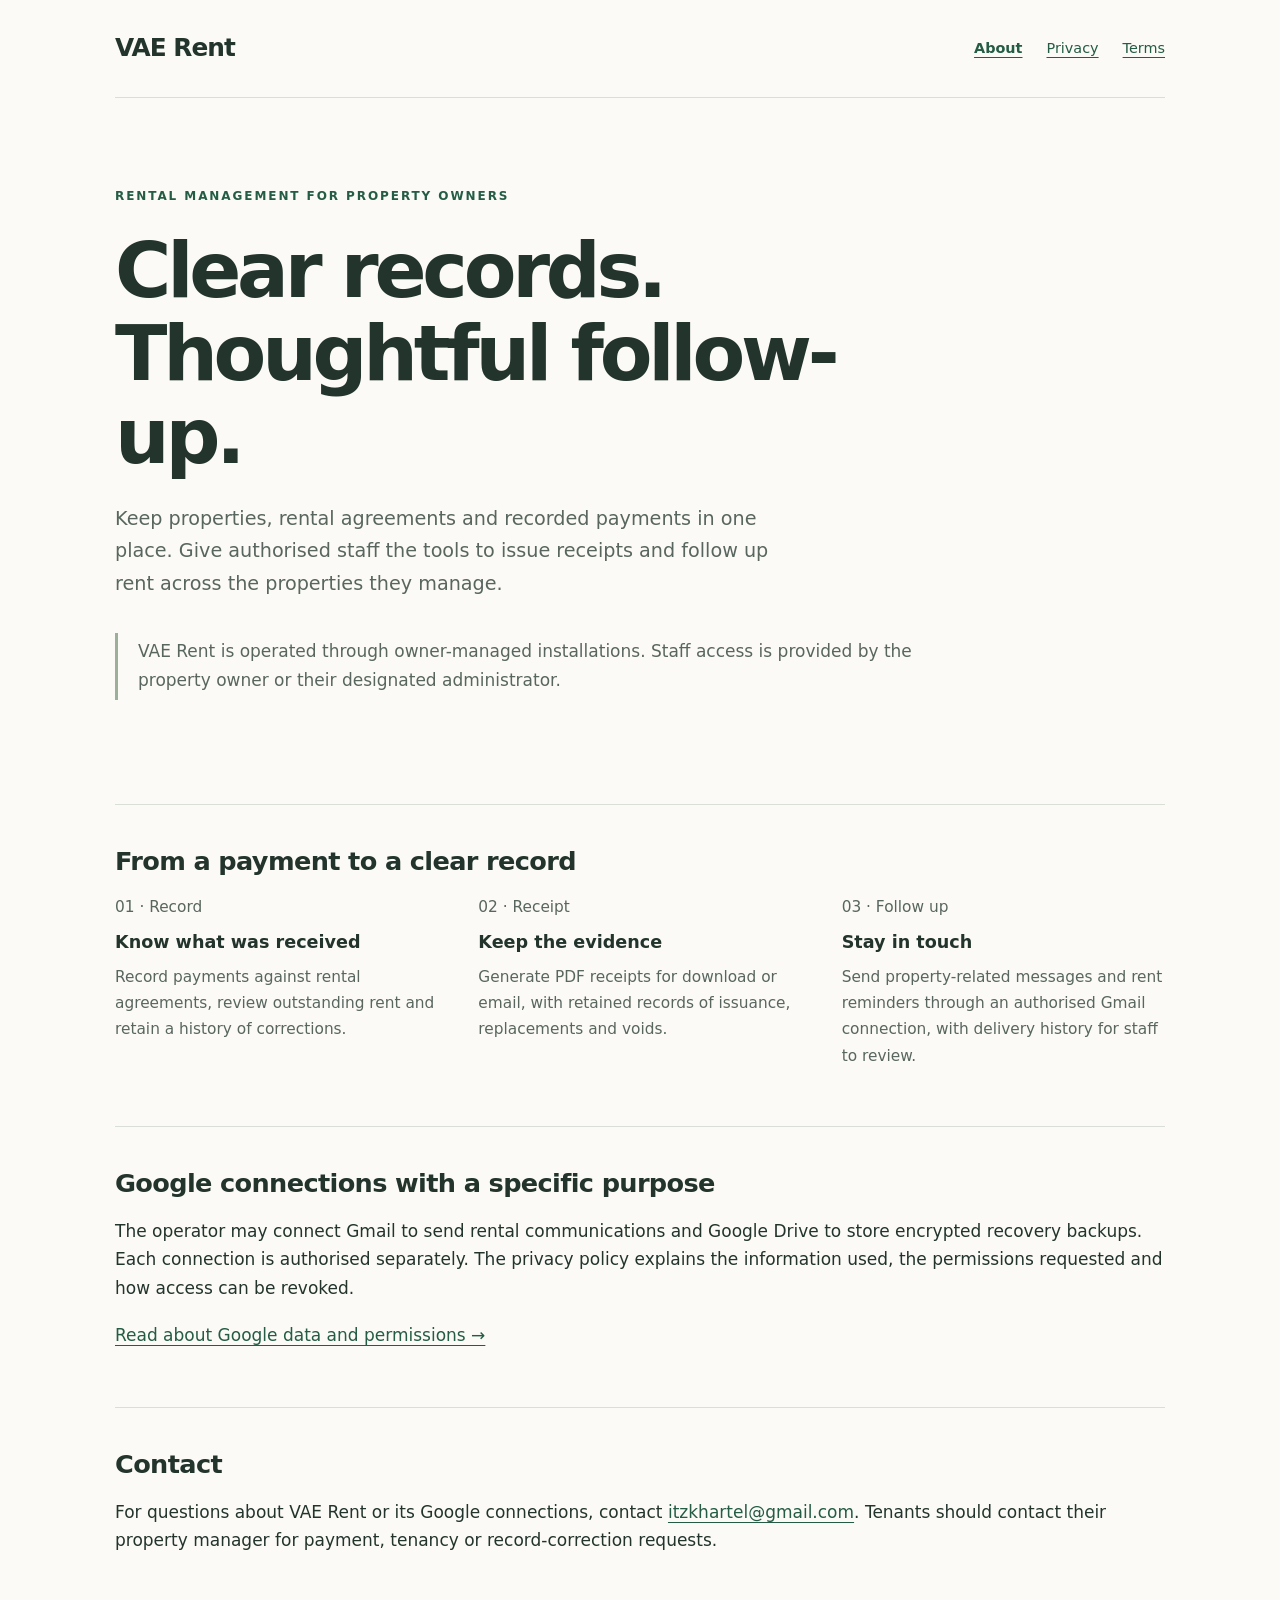
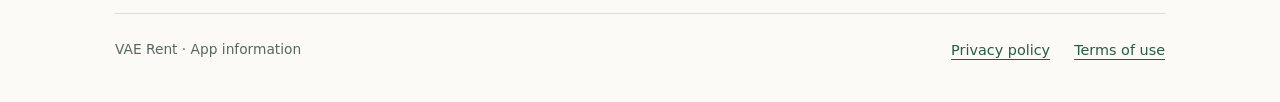
<file: index.html>
<!doctype html>
<html lang="en">
  <head>
    <!-- Public ownership proof for the operator’s Google account; keep it after verification. -->
    <meta name="google-site-verification" content="uEQ71ufws0Mfmzav5LZioW5kSJMS4nastRn32xEyi5U" />
    <meta charset="utf-8" />
    <meta name="viewport" content="width=device-width,initial-scale=1" />
    <meta
      name="description"
      content="VAE Rent helps property owners and authorised staff manage rental records, payments, receipts and rent reminders."
    />
    <title>VAE Rent — Rental records and follow-up</title>
    <link rel="stylesheet" href="./styles.css" />
  </head>
  <body>
    <a class="skip" href="#main">Skip to content</a>
    <header>
      <a class="brand" href="./">VAE Rent</a>
      <nav aria-label="Main navigation">
        <a href="./" aria-current="page">About</a
        ><a href="./privacy/">Privacy</a><a href="./terms/">Terms</a>
      </nav>
    </header>
    <main id="main">
      <section class="hero" aria-labelledby="title">
        <p class="eyebrow">Rental management for property owners</p>
        <h1 id="title">Clear records.<br />Thoughtful follow-up.</h1>
        <p class="lead">
          Keep properties, rental agreements and recorded payments in one place.
          Give authorised staff the tools to issue receipts and follow up rent
          across the properties they manage.
        </p>
        <p class="note">
          VAE Rent is operated through owner-managed installations. Staff access
          is provided by the property owner or their designated administrator.
        </p>
      </section>
      <section class="section" aria-labelledby="work">
        <h2 id="work">From a payment to a clear record</h2>
        <div class="features">
          <article>
            <p class="number">01 · Record</p>
            <h3>Know what was received</h3>
            <p>
              Record payments against rental agreements, review outstanding rent
              and retain a history of corrections.
            </p>
          </article>
          <article>
            <p class="number">02 · Receipt</p>
            <h3>Keep the evidence</h3>
            <p>
              Generate PDF receipts for download or email, with retained records
              of issuance, replacements and voids.
            </p>
          </article>
          <article>
            <p class="number">03 · Follow up</p>
            <h3>Stay in touch</h3>
            <p>
              Send property-related messages and rent reminders through an
              authorised Gmail connection, with delivery history for staff to
              review.
            </p>
          </article>
        </div>
      </section>
      <section class="section" aria-labelledby="google">
        <h2 id="google">Google connections with a specific purpose</h2>
        <p>
          The operator may connect Gmail to send rental communications and
          Google Drive to store encrypted recovery backups. Each connection is
          authorised separately. The privacy policy explains the information
          used, the permissions requested and how access can be revoked.
        </p>
        <p>
          <a href="./privacy/#google-data"
            >Read about Google data and permissions →</a
          >
        </p>
      </section>
      <section class="section" aria-labelledby="contact">
        <h2 id="contact">Contact</h2>
        <p>
          For questions about VAE Rent or its Google connections, contact
          <a href="mailto:itzkhartel@gmail.com">itzkhartel@gmail.com</a>.
          Tenants should contact their property manager for payment, tenancy or
          record-correction requests.
        </p>
      </section>
    </main>
    <footer>
      <span>VAE Rent · App information</span>
      <nav aria-label="Footer">
        <a href="./privacy/">Privacy policy</a
        ><a href="./terms/">Terms of use</a>
      </nav>
    </footer>
  </body>
</html>
</file>
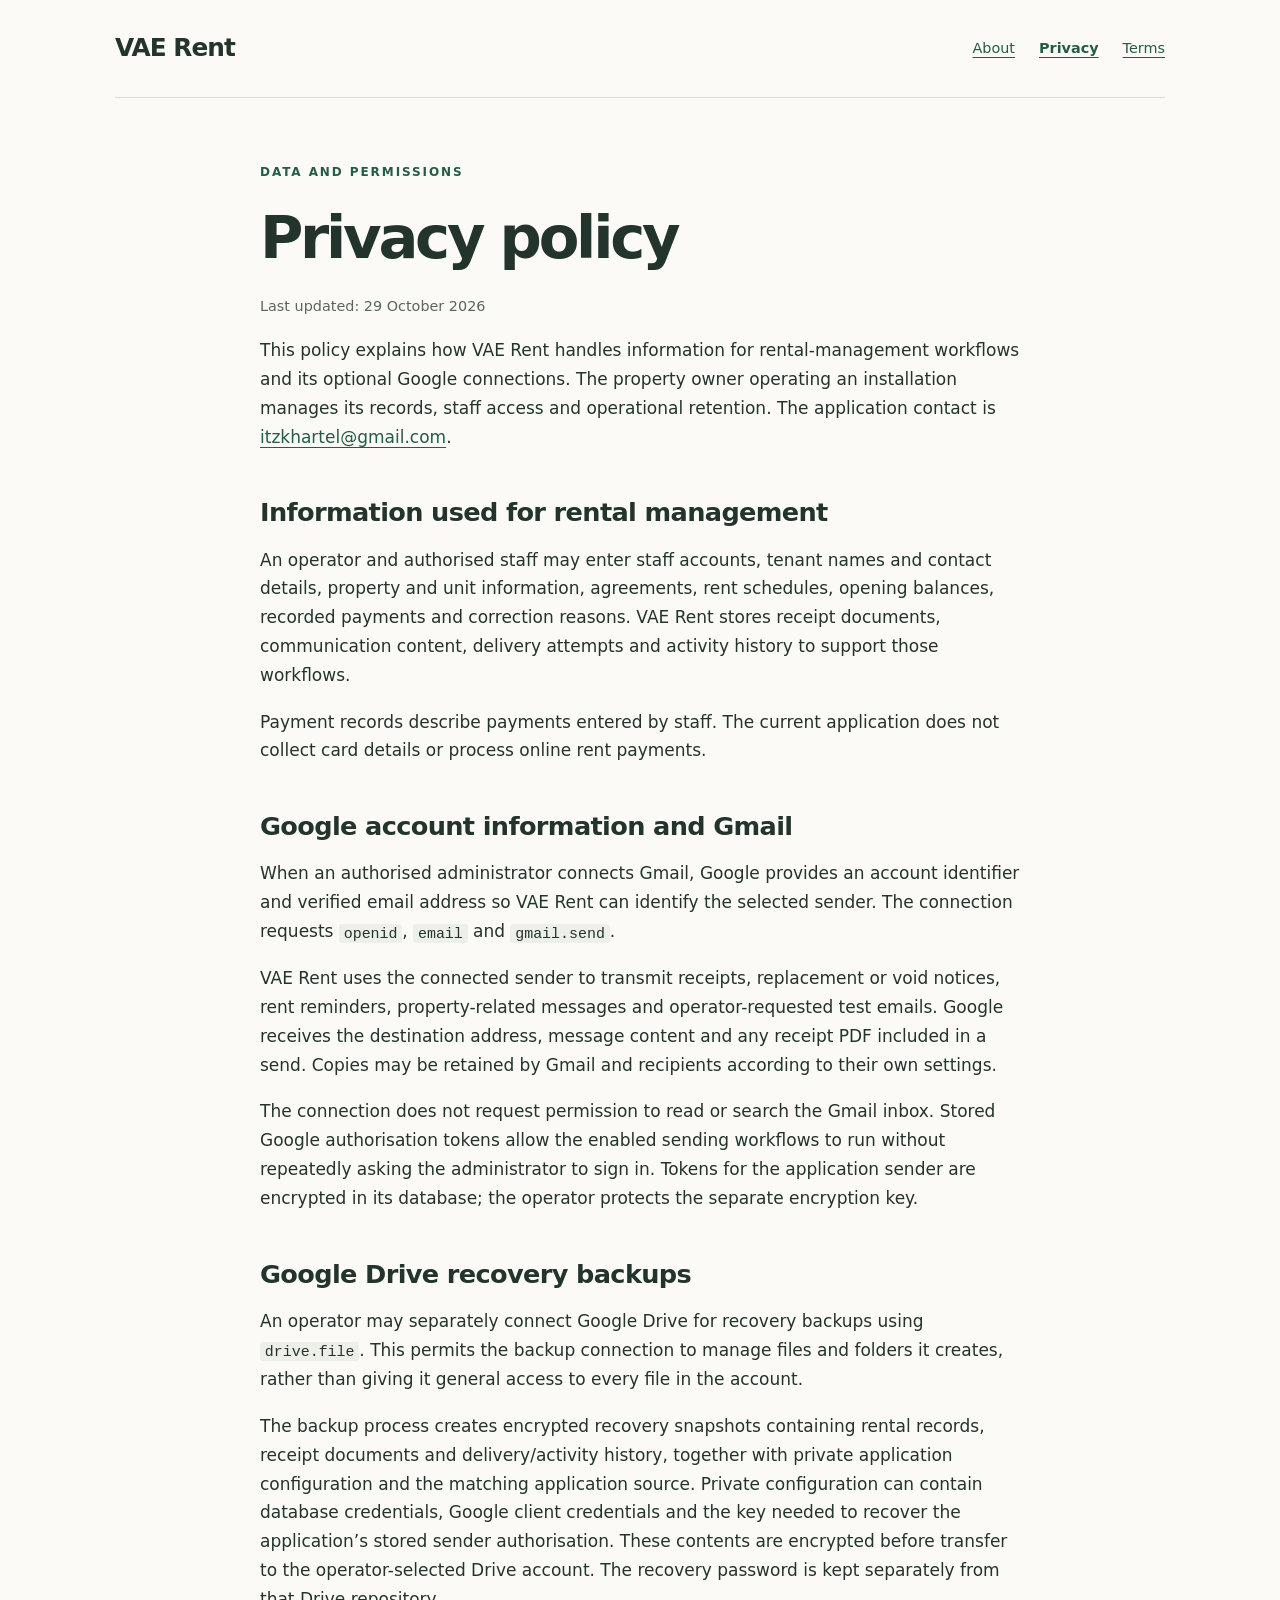
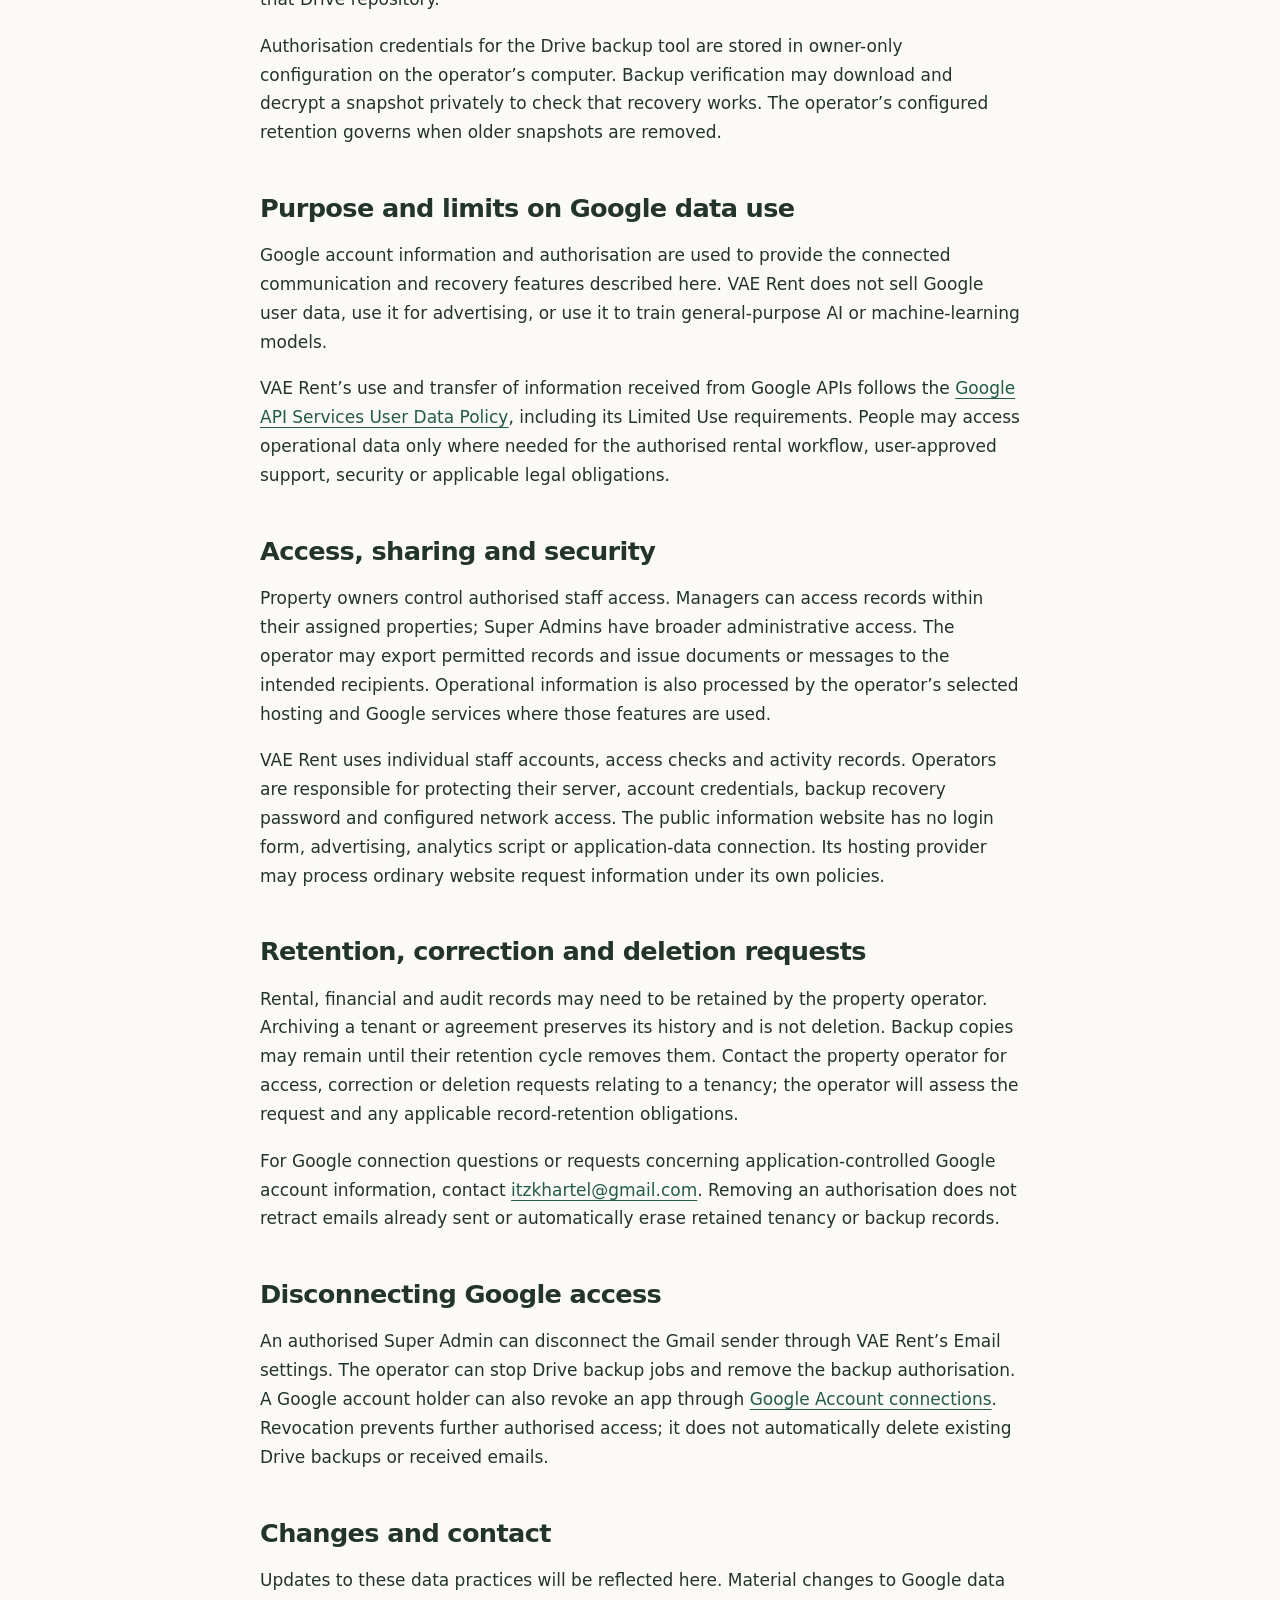
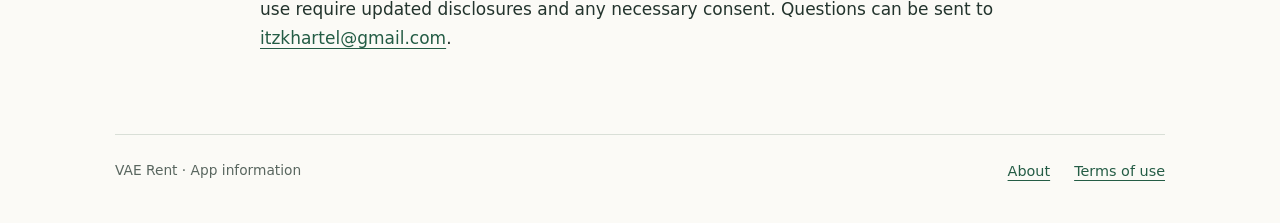
<file: privacy/index.html>
<!doctype html>
<html lang="en">
  <head>
    <meta charset="utf-8" />
    <meta name="viewport" content="width=device-width,initial-scale=1" />
    <meta
      name="description"
      content="How VAE Rent handles rental records, Google account connections, outgoing Gmail messages and encrypted Google Drive backups."
    />
    <title>Privacy policy — VAE Rent</title>
    <link rel="stylesheet" href="../styles.css" />
  </head>
  <body>
    <a class="skip" href="#main">Skip to content</a>
    <header>
      <a class="brand" href="../">VAE Rent</a>
      <nav aria-label="Main navigation">
        <a href="../">About</a
        ><a href="../privacy/" aria-current="page">Privacy</a
        ><a href="../terms/">Terms</a>
      </nav>
    </header>
    <main id="main" class="document">
      <p class="eyebrow">Data and permissions</p>
      <h1>Privacy policy</h1>
      <p class="updated">Last updated: 29 October 2026</p>
      <p>
        This policy explains how VAE Rent handles information for
        rental-management workflows and its optional Google connections. The
        property owner operating an installation manages its records, staff
        access and operational retention. The application contact is
        <a href="mailto:itzkhartel@gmail.com">itzkhartel@gmail.com</a>.
      </p>
      <h2>Information used for rental management</h2>
      <p>
        An operator and authorised staff may enter staff accounts, tenant names
        and contact details, property and unit information, agreements, rent
        schedules, opening balances, recorded payments and correction reasons.
        VAE Rent stores receipt documents, communication content, delivery
        attempts and activity history to support those workflows.
      </p>
      <p>
        Payment records describe payments entered by staff. The current
        application does not collect card details or process online rent
        payments.
      </p>
      <h2 id="google-data">Google account information and Gmail</h2>
      <p>
        When an authorised administrator connects Gmail, Google provides an
        account identifier and verified email address so VAE Rent can identify
        the selected sender. The connection requests <code>openid</code>,
        <code>email</code> and <code>gmail.send</code>.
      </p>
      <p>
        VAE Rent uses the connected sender to transmit receipts, replacement or
        void notices, rent reminders, property-related messages and
        operator-requested test emails. Google receives the destination address,
        message content and any receipt PDF included in a send. Copies may be
        retained by Gmail and recipients according to their own settings.
      </p>
      <p>
        The connection does not request permission to read or search the Gmail
        inbox. Stored Google authorisation tokens allow the enabled sending
        workflows to run without repeatedly asking the administrator to sign in.
        Tokens for the application sender are encrypted in its database; the
        operator protects the separate encryption key.
      </p>
      <h2>Google Drive recovery backups</h2>
      <p>
        An operator may separately connect Google Drive for recovery backups
        using <code>drive.file</code>. This permits the backup connection to
        manage files and folders it creates, rather than giving it general
        access to every file in the account.
      </p>
      <p>
        The backup process creates encrypted recovery snapshots containing
        rental records, receipt documents and delivery/activity history,
        together with private application configuration and the matching
        application source. Private configuration can contain database
        credentials, Google client credentials and the key needed to recover the
        application’s stored sender authorisation. These contents are encrypted
        before transfer to the operator-selected Drive account. The recovery
        password is kept separately from that Drive repository.
      </p>
      <p>
        Authorisation credentials for the Drive backup tool are stored in
        owner-only configuration on the operator’s computer. Backup verification
        may download and decrypt a snapshot privately to check that recovery
        works. The operator’s configured retention governs when older snapshots
        are removed.
      </p>
      <h2>Purpose and limits on Google data use</h2>
      <p>
        Google account information and authorisation are used to provide the
        connected communication and recovery features described here. VAE Rent
        does not sell Google user data, use it for advertising, or use it to
        train general-purpose AI or machine-learning models.
      </p>
      <p>
        VAE Rent’s use and transfer of information received from Google APIs
        follows the
        <a
          href="https://developers.google.com/terms/api-services-user-data-policy"
          >Google API Services User Data Policy</a
        >, including its Limited Use requirements. People may access operational
        data only where needed for the authorised rental workflow, user-approved
        support, security or applicable legal obligations.
      </p>
      <h2>Access, sharing and security</h2>
      <p>
        Property owners control authorised staff access. Managers can access
        records within their assigned properties; Super Admins have broader
        administrative access. The operator may export permitted records and
        issue documents or messages to the intended recipients. Operational
        information is also processed by the operator’s selected hosting and
        Google services where those features are used.
      </p>
      <p>
        VAE Rent uses individual staff accounts, access checks and activity
        records. Operators are responsible for protecting their server, account
        credentials, backup recovery password and configured network access. The
        public information website has no login form, advertising, analytics
        script or application-data connection. Its hosting provider may process
        ordinary website request information under its own policies.
      </p>
      <h2>Retention, correction and deletion requests</h2>
      <p>
        Rental, financial and audit records may need to be retained by the
        property operator. Archiving a tenant or agreement preserves its history
        and is not deletion. Backup copies may remain until their retention
        cycle removes them. Contact the property operator for access, correction
        or deletion requests relating to a tenancy; the operator will assess the
        request and any applicable record-retention obligations.
      </p>
      <p>
        For Google connection questions or requests concerning
        application-controlled Google account information, contact
        <a href="mailto:itzkhartel@gmail.com">itzkhartel@gmail.com</a>. Removing
        an authorisation does not retract emails already sent or automatically
        erase retained tenancy or backup records.
      </p>
      <h2>Disconnecting Google access</h2>
      <p>
        An authorised Super Admin can disconnect the Gmail sender through VAE
        Rent’s Email settings. The operator can stop Drive backup jobs and
        remove the backup authorisation. A Google account holder can also revoke
        an app through
        <a href="https://myaccount.google.com/connections"
          >Google Account connections</a
        >. Revocation prevents further authorised access; it does not
        automatically delete existing Drive backups or received emails.
      </p>
      <h2>Changes and contact</h2>
      <p>
        Updates to these data practices will be reflected here. Material changes
        to Google data use require updated disclosures and any necessary
        consent. Questions can be sent to
        <a href="mailto:itzkhartel@gmail.com">itzkhartel@gmail.com</a>.
      </p>
    </main>
    <footer>
      <span>VAE Rent · App information</span>
      <nav aria-label="Footer">
        <a href="../">About</a><a href="../terms/">Terms of use</a>
      </nav>
    </footer>
  </body>
</html>
</file>
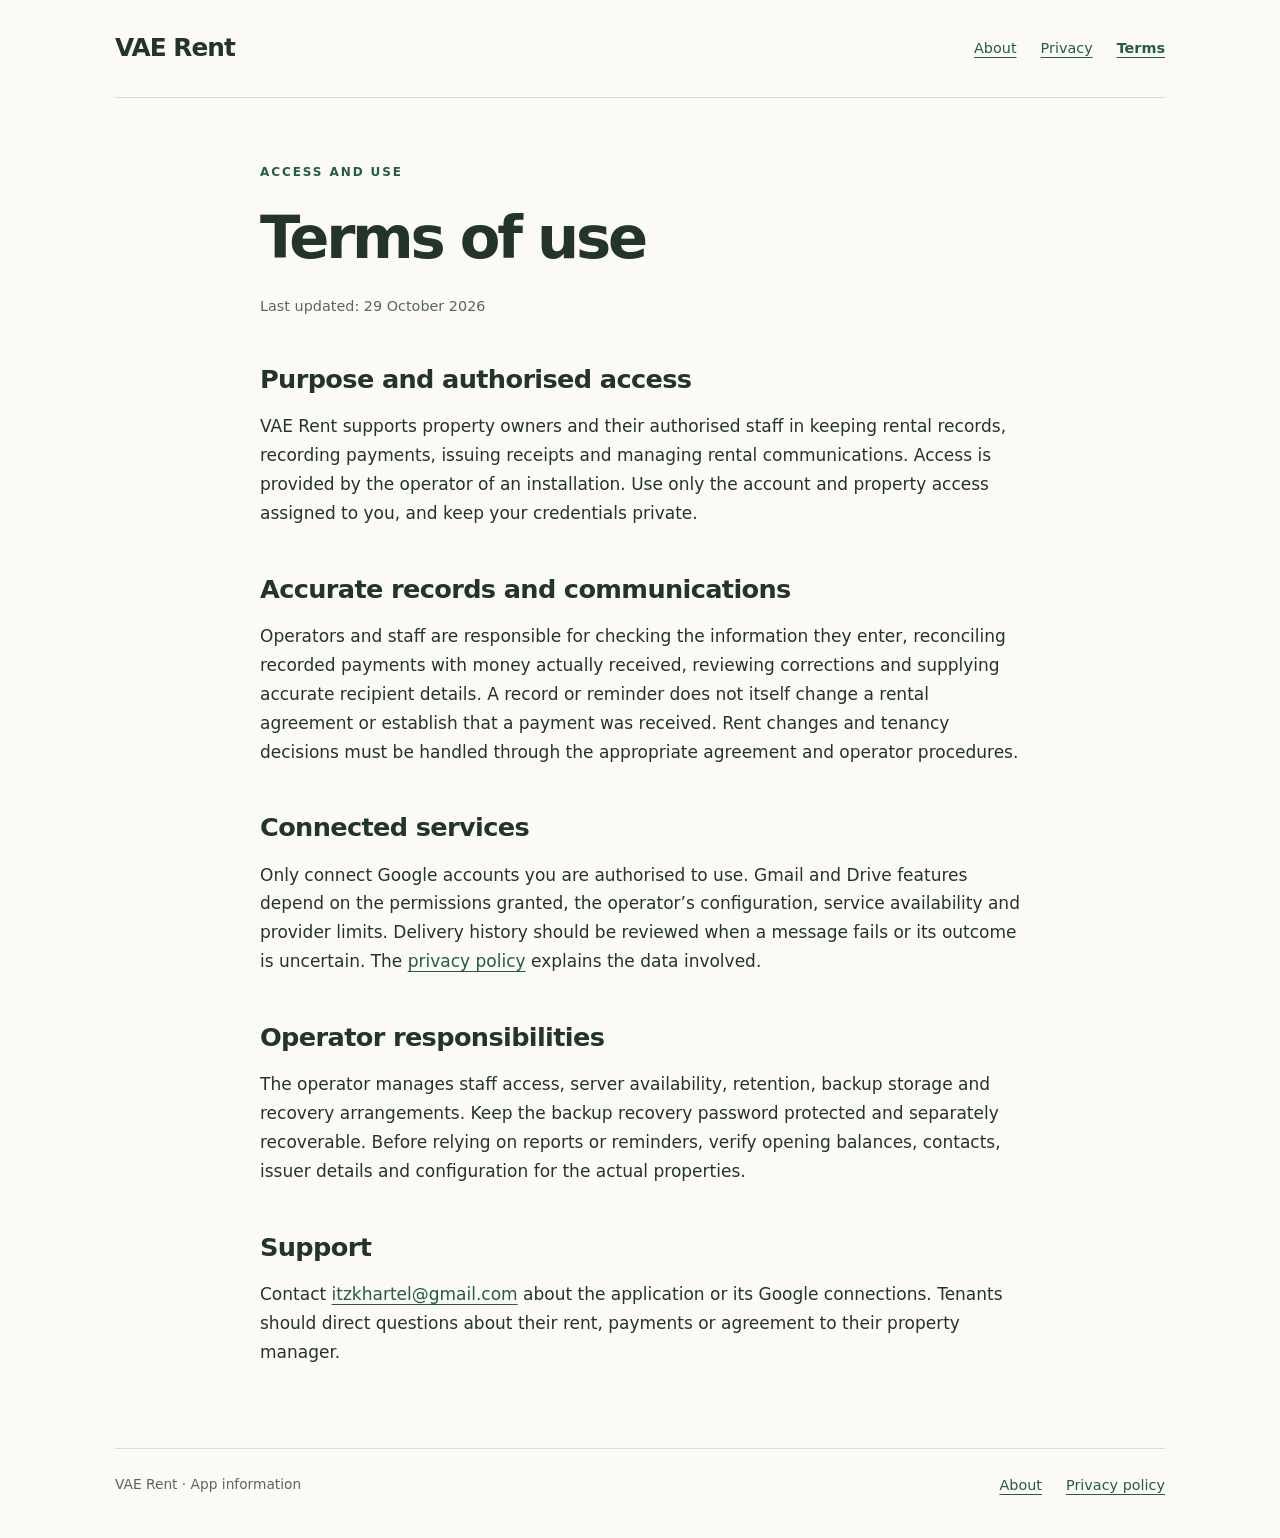
<file: terms/index.html>
<!doctype html>
<html lang="en">
  <head>
    <meta charset="utf-8" />
    <meta name="viewport" content="width=device-width,initial-scale=1" />
    <meta
      name="description"
      content="Access and use of VAE Rent for property owners and their authorised staff."
    />
    <title>Terms of use — VAE Rent</title>
    <link rel="stylesheet" href="../styles.css" />
  </head>
  <body>
    <a class="skip" href="#main">Skip to content</a>
    <header>
      <a class="brand" href="../">VAE Rent</a>
      <nav aria-label="Main navigation">
        <a href="../">About</a><a href="../privacy/">Privacy</a
        ><a href="../terms/" aria-current="page">Terms</a>
      </nav>
    </header>
    <main id="main" class="document">
      <p class="eyebrow">Access and use</p>
      <h1>Terms of use</h1>
      <p class="updated">Last updated: 29 October 2026</p>
      <h2>Purpose and authorised access</h2>
      <p>
        VAE Rent supports property owners and their authorised staff in keeping
        rental records, recording payments, issuing receipts and managing rental
        communications. Access is provided by the operator of an installation.
        Use only the account and property access assigned to you, and keep your
        credentials private.
      </p>
      <h2>Accurate records and communications</h2>
      <p>
        Operators and staff are responsible for checking the information they
        enter, reconciling recorded payments with money actually received,
        reviewing corrections and supplying accurate recipient details. A record
        or reminder does not itself change a rental agreement or establish that
        a payment was received. Rent changes and tenancy decisions must be
        handled through the appropriate agreement and operator procedures.
      </p>
      <h2>Connected services</h2>
      <p>
        Only connect Google accounts you are authorised to use. Gmail and Drive
        features depend on the permissions granted, the operator’s
        configuration, service availability and provider limits. Delivery
        history should be reviewed when a message fails or its outcome is
        uncertain. The <a href="../privacy/">privacy policy</a> explains the
        data involved.
      </p>
      <h2>Operator responsibilities</h2>
      <p>
        The operator manages staff access, server availability, retention,
        backup storage and recovery arrangements. Keep the backup recovery
        password protected and separately recoverable. Before relying on reports
        or reminders, verify opening balances, contacts, issuer details and
        configuration for the actual properties.
      </p>
      <h2>Support</h2>
      <p>
        Contact
        <a href="mailto:itzkhartel@gmail.com">itzkhartel@gmail.com</a> about the
        application or its Google connections. Tenants should direct questions
        about their rent, payments or agreement to their property manager.
      </p>
    </main>
    <footer>
      <span>VAE Rent · App information</span>
      <nav aria-label="Footer">
        <a href="../">About</a><a href="../privacy/">Privacy policy</a>
      </nav>
    </footer>
  </body>
</html>
</file>
<file: styles.css>
/* These standalone information pages share no code, cookies or credentials with the rental app.
   System fonts keep the public disclosure pages readable without a third-party font request. */
:root {
  color-scheme: light;
  --ink: #23342d;
  --muted: #59665f;
  --paper: #fbfaf6;
  --line: #d9dfd7;
  --accent: #245c45;
}
* {
  box-sizing: border-box;
}
body {
  margin: 0;
  background: var(--paper);
  color: var(--ink);
  font:
    17px/1.7 system-ui,
    -apple-system,
    BlinkMacSystemFont,
    "Segoe UI",
    sans-serif;
}
a {
  color: var(--accent);
  text-underline-offset: 4px;
}
a:hover {
  text-decoration-thickness: 2px;
}
a:focus-visible {
  outline: 3px solid #b57722;
  outline-offset: 5px;
  border-radius: 2px;
}
.skip {
  position: absolute;
  left: 1rem;
  top: -6rem;
  padding: 0.5rem 1rem;
  background: white;
}
.skip:focus {
  top: 1rem;
}
header,
main,
footer {
  width: min(1050px, calc(100% - 3rem));
  margin: auto;
}
header {
  display: flex;
  align-items: center;
  justify-content: space-between;
  gap: 1rem;
  padding: 1.7rem 0;
  border-bottom: 1px solid var(--line);
}
.brand {
  font-weight: 760;
  letter-spacing: -0.04em;
  font-size: 1.55rem;
  color: var(--ink);
  text-decoration: none;
  white-space: nowrap;
}
nav {
  display: flex;
  flex-wrap: wrap;
  gap: 0.6rem 1.5rem;
  font-size: 0.9rem;
}
nav a[aria-current="page"] {
  font-weight: 700;
}
.eyebrow {
  color: var(--accent);
  text-transform: uppercase;
  font-size: 0.75rem;
  font-weight: 750;
  letter-spacing: 0.16em;
  margin-bottom: 1.5rem;
}
.hero {
  padding: 5.5rem 0 4.5rem;
  max-width: 810px;
}
h1 {
  font-size: clamp(2.4rem, 6vw, 4.8rem);
  line-height: 1.08;
  letter-spacing: -0.055em;
  font-weight: 650;
  margin: 0 0 1.5rem;
}
.lead {
  color: var(--muted);
  font-size: 1.2rem;
  max-width: 690px;
}
.note {
  border-left: 3px solid #9baf9b;
  padding: 0.3rem 0 0.3rem 1.25rem;
  color: var(--muted);
  margin: 2rem 0;
}
.section {
  padding: 2.5rem 0;
  border-top: 1px solid var(--line);
}
h2 {
  font-size: 1.6rem;
  letter-spacing: -0.025em;
  line-height: 1.3;
  margin: 0 0 1rem;
}
h3 {
  line-height: 1.4;
  font-size: 1.1rem;
  margin: 0 0 0.6rem;
}
p {
  margin: 0 0 1.1rem;
}
.features {
  display: grid;
  grid-template-columns: repeat(3, minmax(0, 1fr));
  gap: 2.5rem;
}
.features p {
  color: var(--muted);
  font-size: 0.96rem;
}
.number {
  color: #768675;
  font-size: 0.85rem;
  margin-bottom: 0.6rem;
}
.document {
  max-width: 760px;
  padding: 4rem 0;
}
.document h1 {
  font-size: clamp(2.3rem, 5vw, 3.7rem);
}
.document h2 {
  margin-top: 2.8rem;
}
.document ul {
  padding-left: 1.4rem;
}
.document li {
  padding-left: 0.3rem;
  margin-bottom: 0.65rem;
}
.document code {
  font-size: 0.88em;
  overflow-wrap: anywhere;
  background: #edf0e8;
  padding: 0.1rem 0.3rem;
  border-radius: 3px;
}
.updated {
  color: var(--muted);
  font-size: 0.9rem;
}
footer {
  border-top: 1px solid var(--line);
  padding: 1.5rem 0 2.5rem;
  display: flex;
  justify-content: space-between;
  flex-wrap: wrap;
  gap: 1rem;
  color: var(--muted);
  font-size: 0.86rem;
}
@media (max-width: 650px) {
  header {
    align-items: flex-start;
    flex-direction: column;
  }
  .hero {
    padding: 3.5rem 0 2.8rem;
  }
  .features {
    grid-template-columns: 1fr;
    gap: 1.4rem;
  }
  .document {
    padding-top: 3rem;
  }
  header,
  main,
  footer {
    width: calc(100% - 2.2rem);
  }
}
</file>
